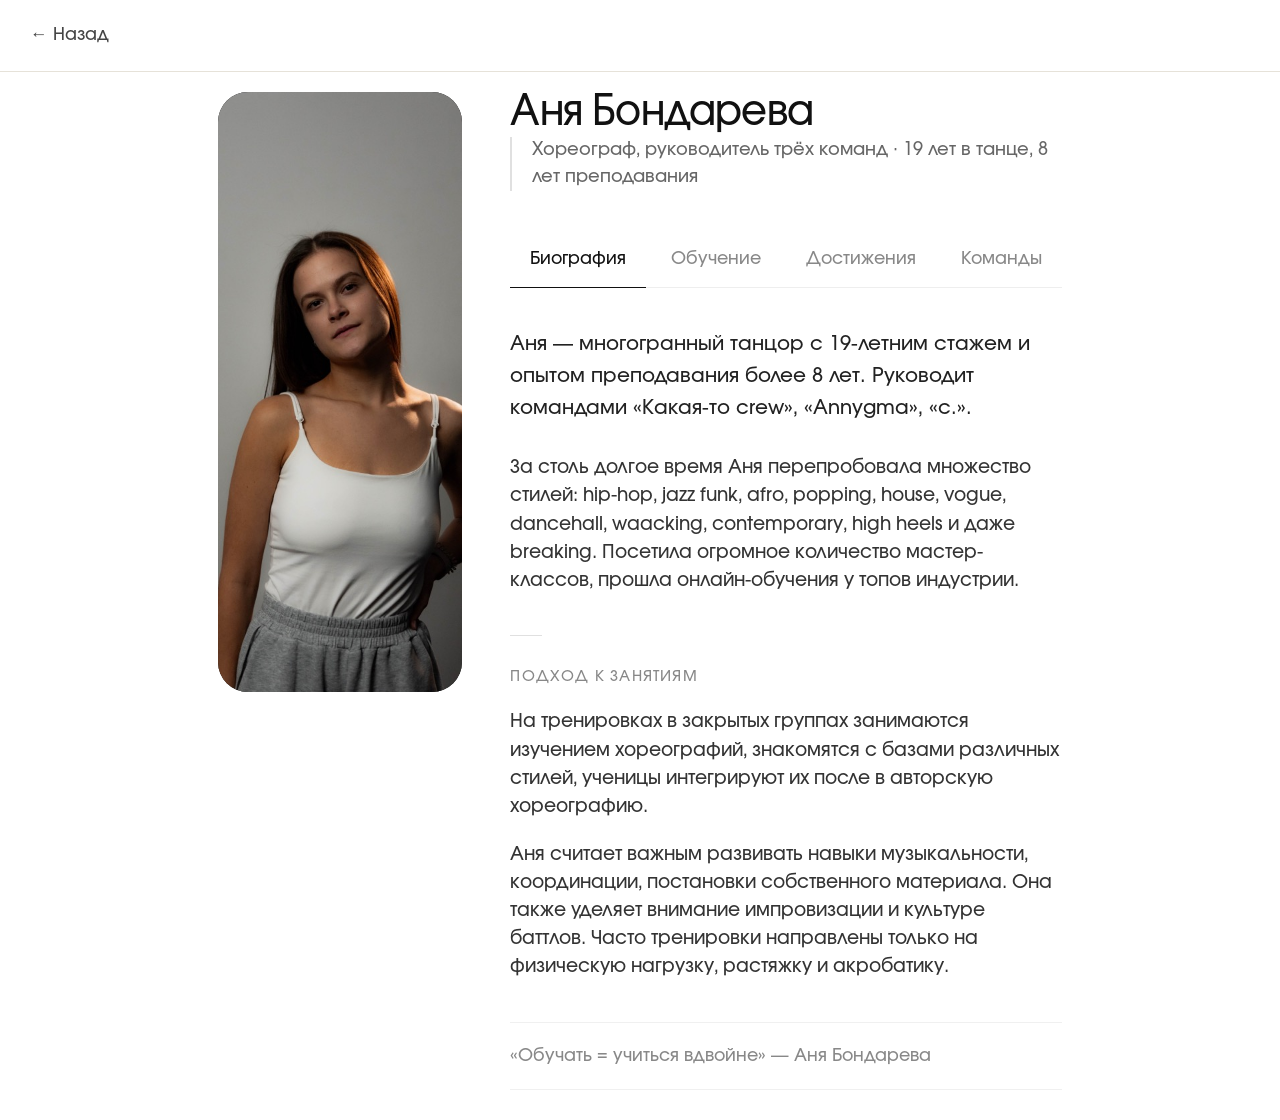
<file: Bondareva_teach.html>
<!DOCTYPE html>
<html lang="ru">

<head>
    <meta charset="UTF-8">
    <meta name="viewport" content="width=device-width, initial-scale=1.0, viewport-fit=cover">
    <title>Аня Бондарева — хореограф</title>
    <link rel="stylesheet" href="reset.css">
    <link rel="stylesheet" href="teachers-css.css">
</head>

<body>
    <div class="grid">
        <div class="back-bar">
            <button class="back-button" href="index.html#teachers">← Назад</button>
        </div>
        <div class="box">
            <div class="photo">
                <img src="style/teachers/Бондарева Аня2.jpg">
            </div>
            <div class="container">
                <h1>Аня Бондарева</h1>
                <div class="subhead">
                    Хореограф, руководитель трёх команд · 19 лет в танце, 8 лет преподавания
                </div>

                <div class="tabs">
                    <button class="tab-btn active" data-tab="about">Биография</button>
                    <button class="tab-btn" data-tab="experience">Обучение</button>
                    <button class="tab-btn" data-tab="achievements">Достижения</button>
                    <button class="tab-btn" data-tab="teams">Команды</button>
                </div>

                <!-- ========== ВКЛАДКА 1: БИОГРАФИЯ ========== -->
                <div id="tab-about" class="tab-content active">
                    <p class="lead">Аня — многогранный танцор с 19-летним стажем и опытом преподавания более 8 лет.
                        Руководит командами «Какая-то crew», «Annygma», «с.».</p>

                    <div class="text-block">
                        <p>За столь долгое время Аня перепробовала множество стилей: hip-hop, jazz funk, afro, popping,
                            house, vogue, dancehall, waacking, contemporary, high heels и даже breaking. Посетила
                            огромное количество мастер-классов, прошла онлайн-обучения у топов индустрии.</p>

                    </div>
                    <div class="separator"></div>
                    <h2>Подход к занятиям</h2>
                    <div class="text-block">
                        <p>На тренировках в закрытых группах занимаются изучением хореографий, знакомятся с базами
                            различных стилей, ученицы интегрируют их после в авторскую хореографию. </p>
                        <p>Аня считает важным
                            развивать навыки музыкальности, координации, постановки собственного материала. Она также
                            уделяет внимание импровизации и культуре баттлов. Часто тренировки направлены только на
                            физическую нагрузку, растяжку и акробатику.</p>
                    </div>

                    <div class="quote">
                        «Обучать = учиться вдвойне» — Аня Бондарева
                    </div>
                </div>

                <!-- ========== ВКЛАДКА 2: ОБУЧЕНИЕ ========== -->
                <div id="tab-experience" class="tab-content">
                    <h2>Лагеря и мероприятия</h2>
                    <ul class="list-clean">
                        <li>frame up dance festival workshops</li>
                        <li>frame up convention</li>
                        <li>frame up sexy edition</li>
                    </ul>

                    <h2 style="margin-top: 2rem;">Онлайн-курсы</h2>
                    <ul class="list-clean">
                        <li>«23 см» — Ирина Подшивалова</li>
                        <li>«Почерк» — Аня Устинова-Сидорова</li>
                        <li>«Моя система координат» — Кирилл Цыганов</li>
                        <li>Разборы хореографии: Смирнова, Попова, Юрасова, Подшивалова</li>
                    </ul>

                    <h2 style="margin-top: 2rem;">Мастер-классы</h2>
                    <div class="badge-grid">
                        Олег Клевакин, Софья Мартьянова, Ирина Подшивалова, Дарья Попова, Мария Смирнова, Кирилл
                        Цыганов, Кирилл Захаров, Алексей Арапов, Алина Барилова, Саша Царёв, Мария Барышникова, Настя
                        Юрасова, Крис Белова, Лиза Сергеева, Баина Басанова, Андрей Николаев, Саша Буйный, Антон
                        Лушичев, Ксения Горячева, Соня Мисник, Юлия Мурашко, Дарья Кравчук, Анна Тарасенко, Денис Матэ,
                        Дамьен, Animal Whiphead, Злата Масло, Dre10, Борис Шерайзин, Аня Устинова-Сидорова (luka),
                        Августа Волченкова, Настя Багдасарова, Настя Вядро, Инна Аполонская, Алексей Мечетный, Алексей
                        Симба, Марк Куклин, Катя Реймерс, Вахтанг Хурцилава, Ramon, Иван Маслов
                    </div>
                </div>

                <!-- ========== ВКЛАДКА 3: ДОСТИЖЕНИЯ ========== -->
                <div id="tab-achievements" class="tab-content">
                    <div class="achievement-item">1 место — VNУTRИ CHAMP (solo ladies)</div>
                </div>

                <!-- ========== ВКЛАДКА 4: КОМАНДЫ ========== -->
                <div id="tab-teams" class="tab-content">
                    <!-- Текст о командах отдельно -->
                    <div class="team-group">
                        <p style="font-size: 0.875rem; color: #444444; margin-bottom: 1.5rem;">
                            Свои команды Аня вывозит на крупные чемпионаты города и страны уже более 3-х лет. Посещать
                            такие мероприятия, набираться опыта и развивать свою насмотренность — необходимо для
                            достижения высоких результатов и развития танцора, как личности, по мнению Ани.
                        </p>
                    </div>

                    <!-- Достижения команд отдельно -->
                    <h2>Достижения команд</h2>

                    <div class="team-group">
                        <div class="team-name">Какая-то crew</div>
                        <ul class="list-clean">
                            <li>UPGRADE COMPETITION — 3 место (Best Team Adults Beg, 2023)</li>
                            <li>DANCE WAVE — 3 место (Best Dance Show Street)</li>
                            <li>UPGRADE COMPETITION — 3 место (Best Team Adults Pro)</li>
                            <li>DANCE WAVE — 1 место (Best Dance Show Choreo)</li>
                            <li>GS CHAMP — 2 место (No shoes Adults Crew)</li>
                            <li>база чемп — 2 место (Show Advanced)</li>
                            <li>VNУTRИ CHAMP — 1 место (Show Adults Pro)</li>
                            <li>DANCE WAVE — 1 место (Танцевальное шоу 16+)</li>
                        </ul>
                    </div>

                    <div class="team-group">
                        <div class="team-name">A(FFE)CTION</div>
                        <ul class="list-clean">
                            <li>UPGRADE COMPETITION — 1 место (Mini Crew Adults)</li>
                            <li>SUGAR DANCE CHAMP — 2 место (Mini Crew Adults)</li>
                            <li>DANCE WAVE — 3 место (Mini Crew Adults)</li>
                            <li>база чемп — 1 место (Mini Crew Adults)</li>
                        </ul>
                    </div>

                    <div class="team-group">
                        <div class="team-name">c.</div>
                        <ul class="list-clean">
                            <li>DANCE WAVE — 1 место (Ladies Show)</li>
                        </ul>
                    </div>

                    <div class="team-group">
                        <div class="team-name">Annygma</div>
                        <ul class="list-clean">
                            <li>SUGAR DANCE CHAMP — 1 место (High heels Group)</li>
                            <li>UPGRADE COMPETITION — 1 место (Best Show Ladies Pro)</li>
                            <li>Грязь. Чемп — 3 место (лучшая начинающая фрейм ап команда)</li>
                            <li>DANCE WAVE — 1 место (Ladies Styles Show)</li>
                            <li>база чемп — 3 место (Show Ladies)</li>
                            <li>For You Fest — 1 место (Ladies Show Pro)</li>
                            <li>база чемп — 1 место (Show Ladies)</li>
                            <li>DANCE WAVE — 2 место (Ladies Show)</li>
                            <li>VNУTRИ CHAMP — 1 место (Ladies Show Pro)</li>
                        </ul>
                    </div>
                </div>
            </div>
        </div>
    </div>

    <script src="teachers-js.js"></script>

</body>

</html>
</file>
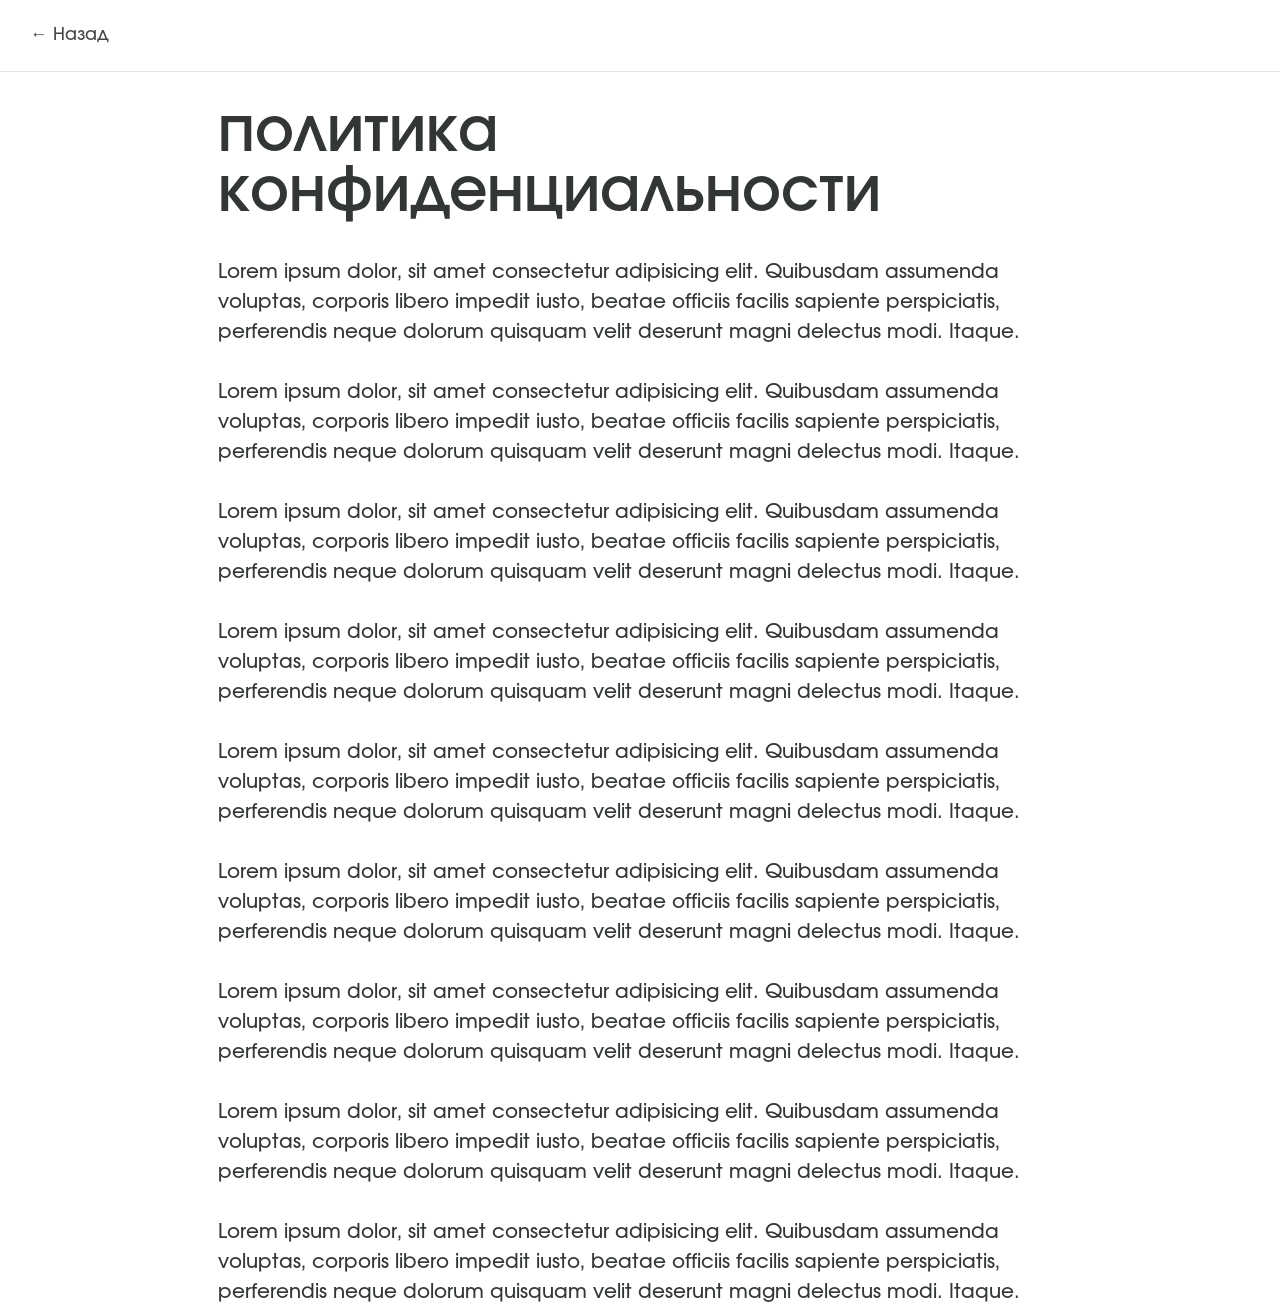
<file: privacy.html>
<!DOCTYPE html>
<html lang="en">

<head>
    <meta charset="UTF-8">
    <meta name="viewport" content="width=device-width, initial-scale=1.0">
    <title>Document</title>
    <link rel="stylesheet" href="reset.css">

    <style>
        :root {


            --white: #fff;
            --lightGray: #fafafa;

            --mainGrey: #e6e2d9;
            --mainOrange: #ffc965;
            --mainGreen: #b7c69f;
            --mainBlack: #323637;

            /* --mainBg: #FCF8F0; */
            --mainBgWhite: rgba(255, 255, 255, 0.7);
            --mainBg: #fff9ee;
            /* --mainBg: #faf2e2; */
        }

        @font-face {
            font-family: 'Involve-SemiBold';
            src: url('style/font/Involve-SemiBold.otf');
            font-style: normal;
            font-display: swap;
        }

        @font-face {
            font-family: 'Involve-Medium';
            src: url('style/font/Involve-Medium.otf');
            /* font-weight: 400; */
            font-style: normal;
            font-display: swap;
        }

        html {
            font-size: 20px;
        }


        body {
            font-family: 'Involve-Medium', sans-serif;
            animation: fadeIn 0.5s ease-in;
        }

        /* Анимации страницы */
        @keyframes fadeIn {
            0% {
                transform: translateY(5px);
                opacity: 0;
            }

            100% {
                transform: translateY(0px);
                opacity: 1;
            }
        }

        .page-transition-out {
            animation: fadeOut 0.5s ease-out forwards;
        }

        @keyframes fadeOut {
            0% {
                opacity: 1;
            }

            100% {
                opacity: 0;
            }
        }

        .grid {
            position: absolute;
            background-color: var(--mainBgWhite);

            left: 50%;
            transform: translateX(-50%);
            width: 100vw;
            max-width: 1920px;
        }

        .box {
            /* display: flex; */
            /* gap: 48px; */
            /* max-width: 1920px; */
            padding-left: 17vw;
            padding-right: 17vw;
        }

        .box .name {
            font-family: 'Involve-SemiBold', sans-serif;

            display: flex;
            color: var(--mainBlack);
            line-height: 1;
            margin-bottom: 35px;
            line-height: 1;
            flex: 1;
            font-size: 60px;
        }


        .box .text{
            color: var(--mainBlack);
            font-size: 20px;
            /* line-height: 1.3; */
        }

        .back-bar {
            position: sticky;
            display: flex;
            align-items: center;
            top: 0;
            background-color: rgba(255, 255, 255, 0.85);
            backdrop-filter: blur(20px);
            border-bottom: solid 1px var(--mainGrey);
            padding: 0.75rem 1.5rem;
            z-index: 100;
            /* height: 100px; */
            height: 72px;
            margin-bottom: 30px;
        }

        .back-button {
            display: inline-flex;
            align-items: center;
            gap: 0.5rem;
            background: none;
            border: none;
            font-size: 0.875rem;
            /* font-size: 19px; */
            color: #444444;
            cursor: pointer;
            padding: 0.5rem 0;
            transition: color 0.2s;
            font-weight: 450;
        }

        .back-button:hover {
            color: #000000;
        }
    </style>
</head>

<body>
    <div class="grid">
        <div class="back-bar">
            <button class="back-button" href="index.html#contacts">← Назад</button>
        </div>
        <div class="box">
            <div class="name">политика конфиденциальности</div>
            <div class="text">
                Lorem ipsum dolor, sit amet consectetur adipisicing elit. Quibusdam assumenda voluptas, corporis libero
                impedit iusto, beatae officiis facilis sapiente perspiciatis, perferendis neque dolorum quisquam velit
                deserunt magni delectus modi. Itaque.
                <br>
                <br>
                Lorem ipsum dolor, sit amet consectetur adipisicing elit. Quibusdam assumenda voluptas, corporis libero
                impedit iusto, beatae officiis facilis sapiente perspiciatis, perferendis neque dolorum quisquam velit
                deserunt magni delectus modi. Itaque.
                <br>
                <br>

                Lorem ipsum dolor, sit amet consectetur adipisicing elit. Quibusdam assumenda voluptas, corporis libero
                impedit iusto, beatae officiis facilis sapiente perspiciatis, perferendis neque dolorum quisquam velit
                deserunt magni delectus modi. Itaque.
                <br>
                <br>

                Lorem ipsum dolor, sit amet consectetur adipisicing elit. Quibusdam assumenda voluptas, corporis libero
                impedit iusto, beatae officiis facilis sapiente perspiciatis, perferendis neque dolorum quisquam velit
                deserunt magni delectus modi. Itaque.
                <br>
                <br>

                Lorem ipsum dolor, sit amet consectetur adipisicing elit. Quibusdam assumenda voluptas, corporis libero
                impedit iusto, beatae officiis facilis sapiente perspiciatis, perferendis neque dolorum quisquam velit
                deserunt magni delectus modi. Itaque.

                 <br>
                <br>
                Lorem ipsum dolor, sit amet consectetur adipisicing elit. Quibusdam assumenda voluptas, corporis libero
                impedit iusto, beatae officiis facilis sapiente perspiciatis, perferendis neque dolorum quisquam velit
                deserunt magni delectus modi. Itaque.
                <br>
                <br>

                Lorem ipsum dolor, sit amet consectetur adipisicing elit. Quibusdam assumenda voluptas, corporis libero
                impedit iusto, beatae officiis facilis sapiente perspiciatis, perferendis neque dolorum quisquam velit
                deserunt magni delectus modi. Itaque.
                <br>
                <br>

                Lorem ipsum dolor, sit amet consectetur adipisicing elit. Quibusdam assumenda voluptas, corporis libero
                impedit iusto, beatae officiis facilis sapiente perspiciatis, perferendis neque dolorum quisquam velit
                deserunt magni delectus modi. Itaque.
                <br>
                <br>

                Lorem ipsum dolor, sit amet consectetur adipisicing elit. Quibusdam assumenda voluptas, corporis libero
                impedit iusto, beatae officiis facilis sapiente perspiciatis, perferendis neque dolorum quisquam velit
                deserunt magni delectus modi. Itaque.
            </div>

        </div>
    </div>
</body>
<script>
    const backLink = document.querySelector('.back-button');
    if (backLink) {
        backLink.addEventListener('click', function (e) {
            e.preventDefault();
            const targetUrl = this.getAttribute('href');
            document.body.classList.add('page-transition-out');
            setTimeout(() => {
                window.location.href = targetUrl;
                setTimeout(() => {
                    document.body.classList.remove('page-transition-out');
                }, 500);
            }, 500);
        });
    }
</script>

</html>
</file>
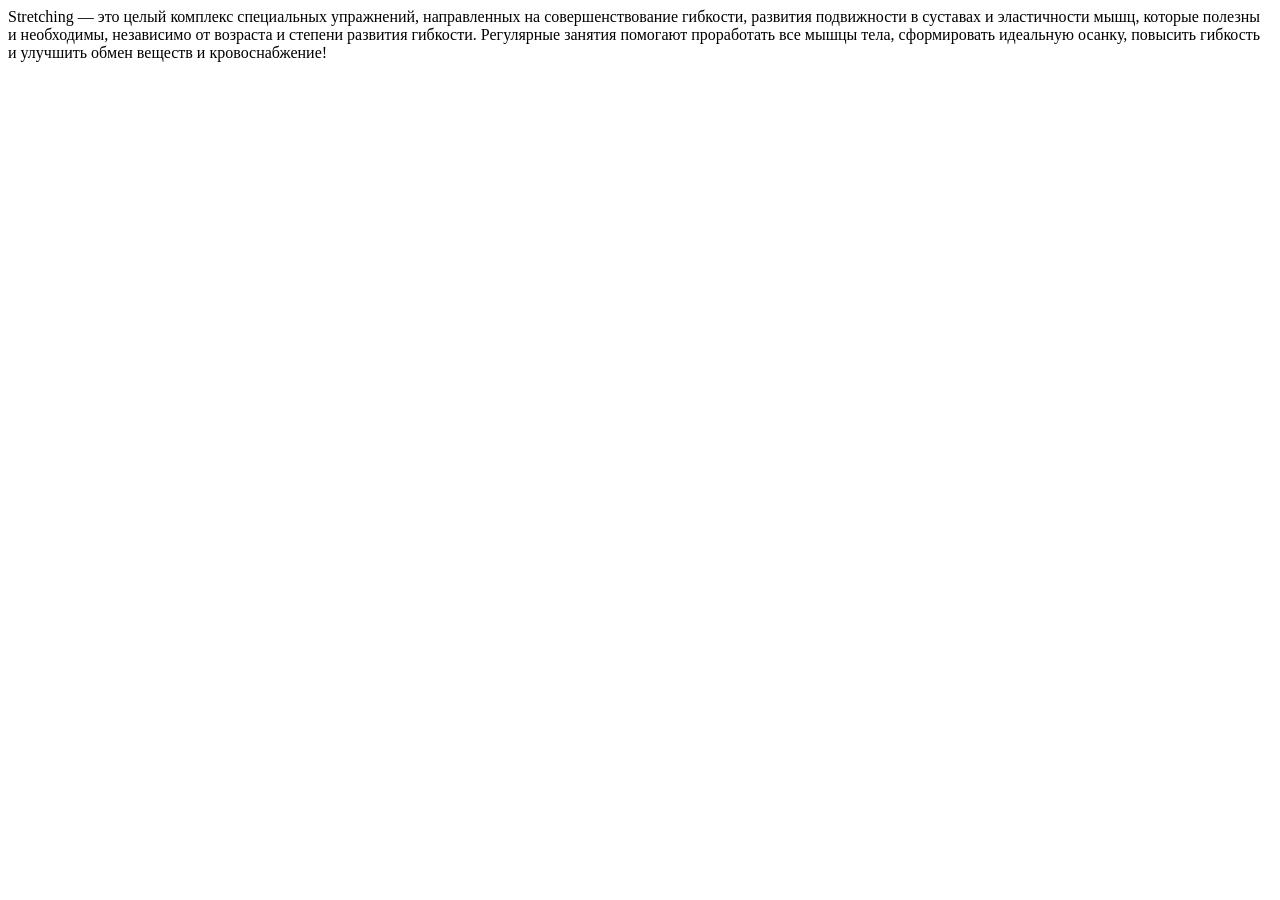
<file: stretching_dir.html>
<!DOCTYPE html>
<html lang="en">

<head>
    <meta charset="UTF-8">
    <meta name="viewport" content="width=device-width, initial-scale=1.0">
    <title>Document</title>
</head>

<body>
    <div class="text">
        Stretching — это целый комплекс специальных упражнений, направленных на совершенствование гибкости, развития
        подвижности в суставах и эластичности мышц, которые полезны и необходимы, независимо от возраста и степени
        развития гибкости. Регулярные занятия помогают проработать все мышцы тела, сформировать идеальную осанку,
        повысить гибкость и улучшить обмен веществ и кровоснабжение!
    </div>

</body>

</html>
</file>
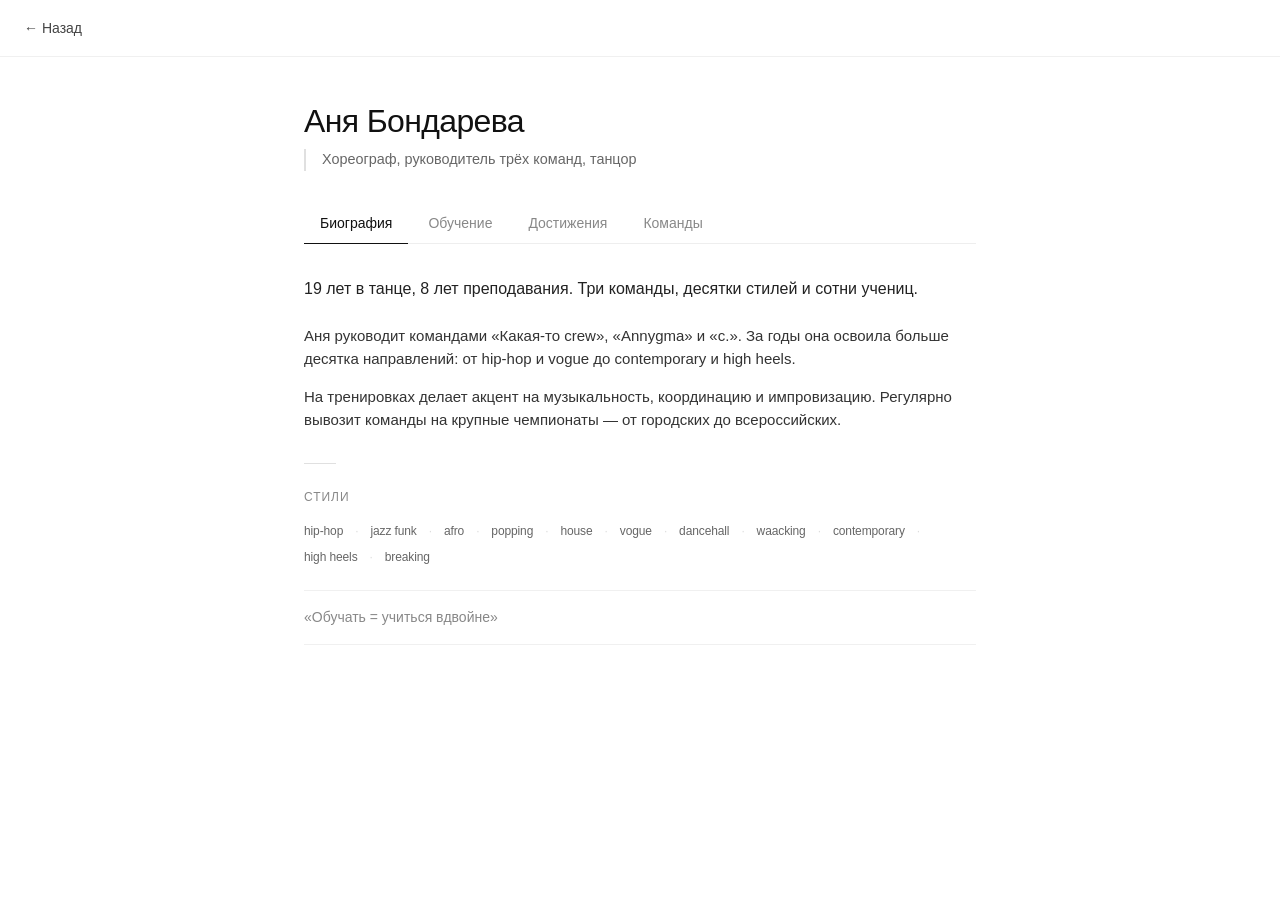
<file: teacher-2.html>
<!DOCTYPE html>
<html lang="ru">
<head>
    <meta charset="UTF-8">
    <meta name="viewport" content="width=device-width, initial-scale=1.0, viewport-fit=cover">
    <title>Аня Бондарева — хореограф</title>
    <style>
        /* ========== RESET & BASE ========== */
        * {
            margin: 0;
            padding: 0;
            box-sizing: border-box;
        }

        body {
            font-family: -apple-system, BlinkMacSystemFont, 'Segoe UI', 'Inter', 'Helvetica Neue', sans-serif;
            background-color: #ffffff;
            color: #111111;
            line-height: 1.5;
            -webkit-font-smoothing: antialiased;
        }

        /* ========== TYPOGRAPHY ========== */
        h1 {
            font-size: 2rem;
            font-weight: 500;
            letter-spacing: -0.02em;
            margin-bottom: 0.25rem;
        }

        h2 {
            font-size: 0.75rem;
            font-weight: 500;
            text-transform: uppercase;
            letter-spacing: 0.08em;
            color: #888888;
            margin-bottom: 1rem;
        }

        h3 {
            font-size: 1rem;
            font-weight: 500;
            margin-bottom: 0.75rem;
        }

        .subhead {
            font-size: 0.9rem;
            color: #666666;
            margin-bottom: 2rem;
            border-left: 2px solid #e0e0e0;
            padding-left: 1rem;
        }

        /* ========== LAYOUT ========== */
        .back-bar {
            position: sticky;
            top: 0;
            background: rgba(255, 255, 255, 0.92);
            backdrop-filter: blur(12px);
            border-bottom: 1px solid #f0f0f0;
            padding: 0.75rem 1.5rem;
            z-index: 100;
        }

        .back-button {
            display: inline-flex;
            align-items: center;
            gap: 0.5rem;
            background: none;
            border: none;
            font-size: 0.875rem;
            color: #444444;
            cursor: pointer;
            padding: 0.5rem 0;
            transition: color 0.2s;
            font-weight: 450;
        }

        .back-button:hover {
            color: #000000;
        }

        .container {
            max-width: 720px;
            margin: 0 auto;
            padding: 2.5rem 1.5rem 4rem;
        }

        /* ========== TABS (минималистичные) ========== */
        .tabs {
            display: flex;
            gap: 0.25rem;
            margin: 2rem 0 2rem;
            border-bottom: 1px solid #eeeeee;
            padding-bottom: 0;
        }

        .tab-btn {
            background: none;
            border: none;
            padding: 0.75rem 1rem;
            font-size: 0.875rem;
            font-weight: 450;
            color: #888888;
            cursor: pointer;
            transition: all 0.2s;
            position: relative;
        }

        .tab-btn.active {
            color: #111111;
        }

        .tab-btn.active::after {
            content: '';
            position: absolute;
            bottom: -1px;
            left: 0;
            right: 0;
            height: 1px;
            background: #111111;
        }

        .tab-btn:hover:not(.active) {
            color: #444444;
        }

        /* ========== TAB CONTENT ========== */
        .tab-content {
            display: none;
            animation: fadeIn 0.25s ease;
        }

        .tab-content.active {
            display: block;
        }

        @keyframes fadeIn {
            from { opacity: 0; transform: translateY(4px); }
            to { opacity: 1; transform: translateY(0); }
        }

        /* ========== TYPOGRAPHY & TEXT ========== */
        .lead {
            font-size: 1rem;
            line-height: 1.6;
            color: #222222;
            margin-bottom: 1.5rem;
        }

        .text-block {
            margin-bottom: 2rem;
        }

        .text-block p {
            font-size: 0.9375rem;
            color: #333333;
            margin-bottom: 1rem;
        }

        /* Стили для списков */
        .list-clean {
            list-style: none;
            padding: 0;
        }

        .list-clean li {
            font-size: 0.875rem;
            color: #444444;
            padding: 0.5rem 0;
            border-bottom: 1px solid #f5f5f5;
            position: relative;
            padding-left: 1rem;
        }

        .list-clean li::before {
            content: '—';
            position: absolute;
            left: 0;
            color: #cccccc;
        }

        /* Бейджи (чистые, без фона) */
        .badge-grid {
            display: flex;
            flex-wrap: wrap;
            gap: 0.5rem 0.75rem;
            margin: 1rem 0 1.5rem;
        }

        .badge {
            font-size: 0.75rem;
            color: #666666;
            letter-spacing: -0.01em;
        }

        .badge:not(:last-child)::after {
            content: '·';
            margin-left: 0.75rem;
            color: #dddddd;
        }

        /* Цитата */
        .quote {
            font-size: 0.875rem;
            font-style: normal;
            color: #888888;
            padding: 1rem 0;
            margin: 1.5rem 0;
            border-top: 1px solid #f0f0f0;
            border-bottom: 1px solid #f0f0f0;
        }

        /* Достижения (минималистично) */
        .achievement-item {
            font-size: 0.875rem;
            color: #333333;
            padding: 0.5rem 0;
            border-bottom: 1px solid #f5f5f5;
        }

        .team-group {
            margin-bottom: 2rem;
        }

        .team-name {
            font-size: 0.9rem;
            font-weight: 500;
            margin: 1.25rem 0 0.75rem;
            color: #111111;
        }

        .team-name:first-of-type {
            margin-top: 0;
        }

        /* Разделитель */
        .separator {
            width: 32px;
            height: 1px;
            background: #e0e0e0;
            margin: 1.5rem 0;
        }

        /* ========== MOBILE ========== */
        @media (max-width: 600px) {
            .container {
                padding: 1.5rem 1.25rem 3rem;
            }

            h1 {
                font-size: 1.5rem;
            }

            .back-bar {
                padding: 0.5rem 1rem;
            }

            .tabs {
                margin: 1.5rem 0 1rem;
            }

            .tab-btn {
                padding: 0.6rem 0.75rem;
                font-size: 0.8125rem;
            }

            .badge {
                font-size: 0.7rem;
            }
        }

        /* ========== UTILS ========== */
        .muted {
            color: #888888;
            font-size: 0.8125rem;
        }
    </style>
</head>
<body>

<!-- НАВИГАЦИЯ НАЗАД -->
<div class="back-bar">
    <button class="back-button" onclick="goBack()">
        ← Назад
    </button>
</div>

<div class="container">
    <!-- ЗАГОЛОВОК -->
    <h1>Аня Бондарева</h1>
    <div class="subhead">Хореограф, руководитель трёх команд, танцор</div>

    <!-- ТАБЫ (минимал) -->
    <div class="tabs">
        <button class="tab-btn active" data-tab="about">Биография</button>
        <button class="tab-btn" data-tab="experience">Обучение</button>
        <button class="tab-btn" data-tab="achievements">Достижения</button>
        <button class="tab-btn" data-tab="teams">Команды</button>
    </div>

    <!-- ========== ВКЛАДКА 1: БИОГРАФИЯ ========== -->
    <div id="tab-about" class="tab-content active">
        <p class="lead">19 лет в танце, 8 лет преподавания. Три команды, десятки стилей и сотни учениц.</p>

        <div class="text-block">
            <p>Аня руководит командами «Какая-то crew», «Annygma» и «c.». За годы она освоила больше десятка направлений: от hip-hop и vogue до contemporary и high heels.</p>
            <p>На тренировках делает акцент на музыкальность, координацию и импровизацию. Регулярно вывозит команды на крупные чемпионаты — от городских до всероссийских.</p>
        </div>

        <div class="separator"></div>

        <h2>Стили</h2>
        <div class="badge-grid">
            <span class="badge">hip-hop</span>
            <span class="badge">jazz funk</span>
            <span class="badge">afro</span>
            <span class="badge">popping</span>
            <span class="badge">house</span>
            <span class="badge">vogue</span>
            <span class="badge">dancehall</span>
            <span class="badge">waacking</span>
            <span class="badge">contemporary</span>
            <span class="badge">high heels</span>
            <span class="badge">breaking</span>
        </div>

        <div class="quote">
            «Обучать = учиться вдвойне»
        </div>
    </div>

    <!-- ========== ВКЛАДКА 2: ОБУЧЕНИЕ ========== -->
    <div id="tab-experience" class="tab-content">
        <h2>Лагеря и интенсивы</h2>
        <ul class="list-clean">
            <li>frame up dance festival workshops</li>
            <li>frame up convention</li>
            <li>frame up sexy edition</li>
        </ul>

        <h2 style="margin-top: 2rem;">Онлайн-курсы</h2>
        <ul class="list-clean">
            <li>«23 см» — Ирина Подшивалова</li>
            <li>«Почерк» — Аня Устинова-Сидорова</li>
            <li>«Моя система координат» — Кирилл Цыганов</li>
            <li>Разборы хореографии: Смирнова, Попова, Юрасова, Подшивалова</li>
        </ul>

        <h2 style="margin-top: 2rem;">Мастер-классы</h2>
        <div class="badge-grid">
            Олег Клевакин, Софья Мартьянова, Ирина Подшивалова, Дарья Попова, Мария Смирнова, Кирилл Цыганов, Кирилл Захаров, Алексей Арапов, Алина Барилова, Саша Царёв, Мария Барышникова, Настя Юрасова, Крис Белова, Лиза Сергеева, Баина Басанова, Андрей Николаев, Саша Буйный, Антон Лушичев, Ксения Горячева, Соня Мисник, Юлия Мурашко, Дарья Кравчук, Анна Тарасенко, Денис Матэ, Дамьен, Animal Whiphead, Злата Масло, Dre10, Борис Шерайзин, Аня Устинова-Сидорова, Августа Волченкова, Настя Багдасарова, Настя Вядро, Инна Аполонская, Алексей Мечетный, Алексей Симба, Марк Куклин, Катя Реймерс, Вахтанг Хурцилава, Ramon, Иван Маслов
        </div>
    </div>

    <!-- ========== ВКЛАДКА 3: ДОСТИЖЕНИЯ ========== -->
    <div id="tab-achievements" class="tab-content">
        <div class="achievement-item">1 место — VNУTRИ CHAMP (solo ladies)</div>
    </div>

    <!-- ========== ВКЛАДКА 4: КОМАНДЫ ========== -->
    <div id="tab-teams" class="tab-content">
        <div class="team-group">
            <div class="team-name">Какая-то crew</div>
            <ul class="list-clean">
                <li>UPGRADE COMPETITION — 3 место (Best Team Adults Beg)</li>
                <li>DANCE WAVE — 3 место (Best Dance Show Street)</li>
                <li>UPGRADE COMPETITION — 3 место (Best Team Adults Pro)</li>
                <li>DANCE WAVE — 1 место (Best Dance Show Choreo)</li>
                <li>GS CHAMP — 2 место (No shoes Adults Crew)</li>
                <li>база чемп — 2 место (Show Advanced)</li>
                <li>VNУTRИ CHAMP — 1 место (Show Adults Pro)</li>
                <li>DANCE WAVE — 1 место (Танцевальное шоу 16+)</li>
            </ul>
        </div>

        <div class="team-group">
            <div class="team-name">A(FFE)CTION</div>
            <ul class="list-clean">
                <li>UPGRADE COMPETITION — 1 место (Mini Crew Adults)</li>
                <li>SUGAR DANCE CHAMP — 2 место (Mini Crew Adults)</li>
                <li>DANCE WAVE — 3 место (Mini Crew Adults)</li>
                <li>база чемп — 1 место (Mini Crew Adults)</li>
            </ul>
        </div>

        <div class="team-group">
            <div class="team-name">c.</div>
            <ul class="list-clean">
                <li>DANCE WAVE — 1 место (Ladies Show)</li>
            </ul>
        </div>

        <div class="team-group">
            <div class="team-name">Annygma</div>
            <ul class="list-clean">
                <li>SUGAR DANCE CHAMP — 1 место (High heels Group)</li>
                <li>UPGRADE COMPETITION — 1 место (Best Show Ladies Pro)</li>
                <li>Грязь. Чемп — 3 место (лучшая начинающая фрейм ап команда)</li>
                <li>DANCE WAVE — 1 место (Ladies Styles Show)</li>
                <li>база чемп — 3 место (Show Ladies)</li>
                <li>For You Fest — 1 место (Ladies Show Pro)</li>
                <li>база чемп — 1 место (Show Ladies)</li>
                <li>DANCE WAVE — 2 место (Ladies Show)</li>
                <li>VNУTRИ CHAMP — 1 место (Ladies Show Pro)</li>
            </ul>
        </div>
    </div>
</div>

<script>
    function goBack() {
        window.location.href = 'index.html#teachers';
    }

    // Табы
    const tabBtns = document.querySelectorAll('.tab-btn');
    const tabContents = document.querySelectorAll('.tab-content');

    tabBtns.forEach(btn => {
        btn.addEventListener('click', () => {
            const tabId = btn.getAttribute('data-tab');
            
            tabBtns.forEach(b => b.classList.remove('active'));
            tabContents.forEach(c => c.classList.remove('active'));
            
            btn.classList.add('active');
            document.getElementById(`tab-${tabId}`).classList.add('active');
            
            localStorage.setItem('teacherActiveTab', tabId);
        });
    });

    const savedTab = localStorage.getItem('teacherActiveTab');
    if (savedTab) {
        const tabToOpen = document.querySelector(`.tab-btn[data-tab="${savedTab}"]`);
        if (tabToOpen) tabToOpen.click();
    }
</script>

</body>
</html>
</file>
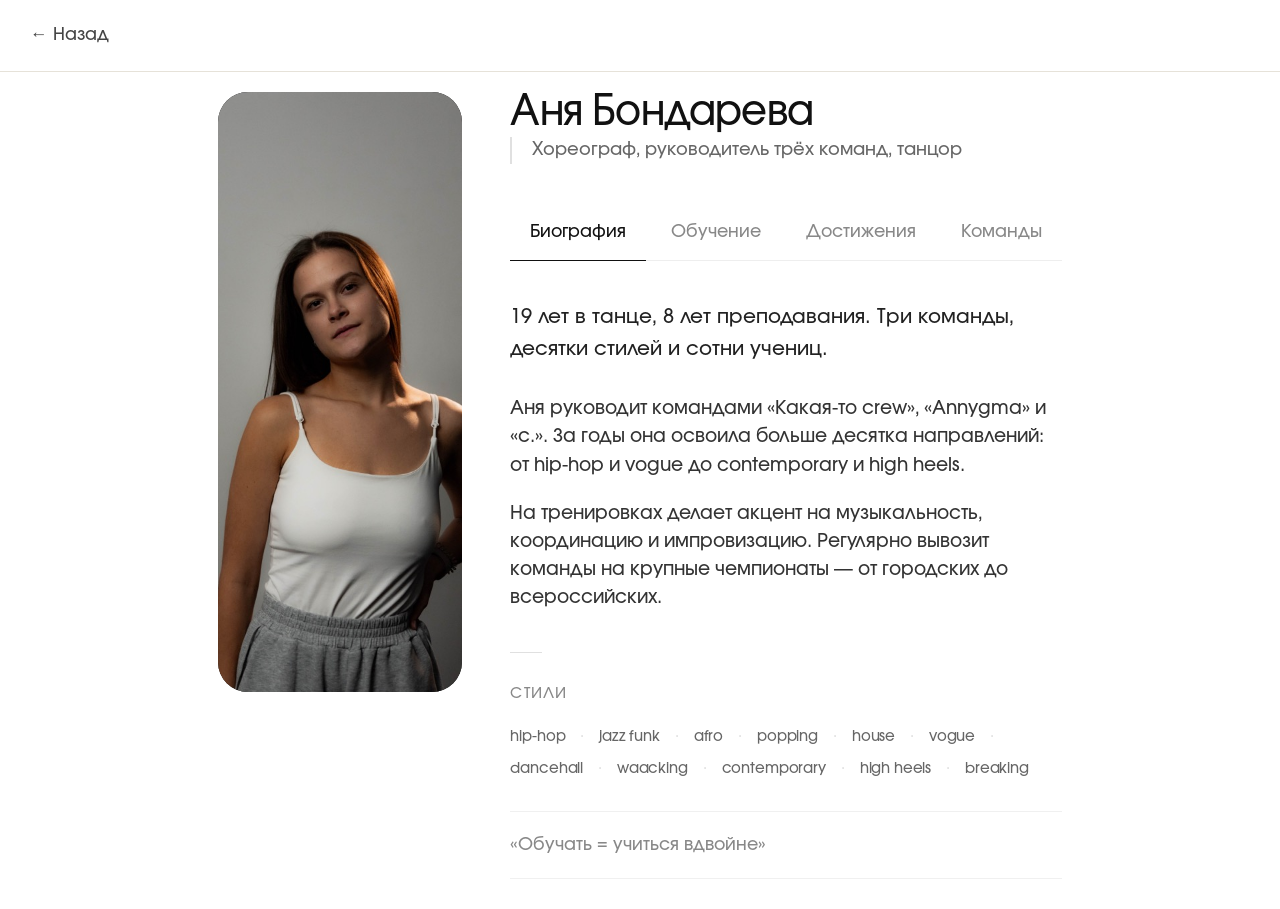
<file: teacher_1.html>
<!DOCTYPE html>
<html lang="ru">

<head>
    <meta charset="UTF-8">
    <meta name="viewport" content="width=device-width, initial-scale=1.0, viewport-fit=cover">
    <title>Аня Бондарева — хореограф</title>
    <link rel="stylesheet" href="reset.css">
    <link rel="stylesheet" href="teachers-css.css">
</head>

<body>



    <div class="grid">
        <div class="back-bar">
            <button class="back-button" href="index.html#teachers">← Назад</button>
        </div>
        <div class="box">
            <div class="photo">
                <img src="style/teachers/Бондарева Аня2.jpg" alt="Аня Бондарева">
            </div>
            <div class="container">
                <h1>Аня Бондарева</h1>
                <div class="subhead">Хореограф, руководитель трёх команд, танцор</div>

                <div class="tabs">
                    <button class="tab-btn active" data-tab="about">Биография</button>
                    <button class="tab-btn" data-tab="experience">Обучение</button>
                    <button class="tab-btn" data-tab="achievements">Достижения</button>
                    <button class="tab-btn" data-tab="teams">Команды</button>
                </div>

                <div id="tab-about" class="tab-content active">
                    <p class="lead">19 лет в танце, 8 лет преподавания. Три команды, десятки стилей и сотни учениц.</p>
                    <div class="text-block">
                        <p>Аня руководит командами «Какая-то crew», «Annygma» и «c.». За годы она освоила больше десятка
                            направлений: от hip-hop и vogue до contemporary и high heels.</p>
                        <p>На тренировках делает акцент на музыкальность, координацию и импровизацию. Регулярно вывозит
                            команды на крупные чемпионаты — от городских до всероссийских.</p>
                    </div>
                    <div class="separator"></div>
                    <h2>Стили</h2>
                    <div class="badge-grid">
                        <span class="badge">hip-hop</span>
                        <span class="badge">jazz funk</span>
                        <span class="badge">afro</span>
                        <span class="badge">popping</span>
                        <span class="badge">house</span>
                        <span class="badge">vogue</span>
                        <span class="badge">dancehall</span>
                        <span class="badge">waacking</span>
                        <span class="badge">contemporary</span>
                        <span class="badge">high heels</span>
                        <span class="badge">breaking</span>
                    </div>
                    <div class="quote">«Обучать = учиться вдвойне»</div>
                </div>

                <div id="tab-experience" class="tab-content">
                    <h2>Лагеря и интенсивы</h2>
                    <ul class="list-clean">
                        <li>frame up dance festival workshops</li>
                        <li>frame up convention</li>
                        <li>frame up sexy edition</li>
                    </ul>
                    <h2 style="margin-top: 2rem;">Онлайн-курсы</h2>
                    <ul class="list-clean">
                        <li>«23 см» — Ирина Подшивалова</li>
                        <li>«Почерк» — Аня Устинова-Сидорова</li>
                        <li>«Моя система координат» — Кирилл Цыганов</li>
                        <li>Разборы хореографии: Смирнова, Попова, Юрасова, Подшивалова</li>
                    </ul>
                    <h2 style="margin-top: 2rem;">Мастер-классы</h2>
                    <div class="badge-grid">
                        Олег Клевакин, Софья Мартьянова, Ирина Подшивалова, Дарья Попова, Мария Смирнова, Кирилл
                        Цыганов,
                        Кирилл Захаров, Алексей Арапов, Алина Барилова, Саша Царёв, Мария Барышникова, Настя Юрасова,
                        Крис
                        Белова, Лиза Сергеева, Баина Басанова, Андрей Николаев, Саша Буйный, Антон Лушичев, Ксения
                        Горячева,
                        Соня Мисник, Юлия Мурашко, Дарья Кравчук, Анна Тарасенко, Денис Матэ, Дамьен, Animal Whiphead,
                        Злата
                        Масло, Dre10, Борис Шерайзин, Аня Устинова-Сидорова, Августа Волченкова, Настя Багдасарова,
                        Настя
                        Вядро, Инна Аполонская, Алексей Мечетный, Алексей Симба, Марк Куклин, Катя Реймерс, Вахтанг
                        Хурцилава, Ramon, Иван Маслов
                    </div>
                </div>

                <div id="tab-achievements" class="tab-content">
                    <div class="achievement-item">1 место — VNУTRИ CHAMP (solo ladies)</div>
                </div>

                <div id="tab-teams" class="tab-content">
                    <div class="team-group">
                        <div class="team-name">Какая-то crew</div>
                        <ul class="list-clean">
                            <li>UPGRADE COMPETITION — 3 место (Best Team Adults Beg)</li>
                            <li>DANCE WAVE — 3 место (Best Dance Show Street)</li>
                            <li>UPGRADE COMPETITION — 3 место (Best Team Adults Pro)</li>
                            <li>DANCE WAVE — 1 место (Best Dance Show Choreo)</li>
                            <li>GS CHAMP — 2 место (No shoes Adults Crew)</li>
                            <li>база чемп — 2 место (Show Advanced)</li>
                            <li>VNУTRИ CHAMP — 1 место (Show Adults Pro)</li>
                            <li>DANCE WAVE — 1 место (Танцевальное шоу 16+)</li>
                        </ul>
                    </div>
                    <div class="team-group">
                        <div class="team-name">A(FFE)CTION</div>
                        <ul class="list-clean">
                            <li>UPGRADE COMPETITION — 1 место (Mini Crew Adults)</li>
                            <li>SUGAR DANCE CHAMP — 2 место (Mini Crew Adults)</li>
                            <li>DANCE WAVE — 3 место (Mini Crew Adults)</li>
                            <li>база чемп — 1 место (Mini Crew Adults)</li>
                        </ul>
                    </div>
                    <div class="team-group">
                        <div class="team-name">c.</div>
                        <ul class="list-clean">
                            <li>DANCE WAVE — 1 место (Ladies Show)</li>
                        </ul>
                    </div>
                    <div class="team-group">
                        <div class="team-name">Annygma</div>
                        <ul class="list-clean">
                            <li>SUGAR DANCE CHAMP — 1 место (High heels Group)</li>
                            <li>UPGRADE COMPETITION — 1 место (Best Show Ladies Pro)</li>
                            <li>Грязь. Чемп — 3 место (лучшая начинающая фрейм ап команда)</li>
                            <li>DANCE WAVE — 1 место (Ladies Styles Show)</li>
                            <li>база чемп — 3 место (Show Ladies)</li>
                            <li>For You Fest — 1 место (Ladies Show Pro)</li>
                            <li>база чемп — 1 место (Show Ladies)</li>
                            <li>DANCE WAVE — 2 место (Ladies Show)</li>
                            <li>VNУTRИ CHAMP — 1 место (Ladies Show Pro)</li>
                        </ul>
                    </div>
                </div>
            </div>
        </div>
    </div>

    <script src="teachers-js.js"></script>
</body>

</html>
</file>
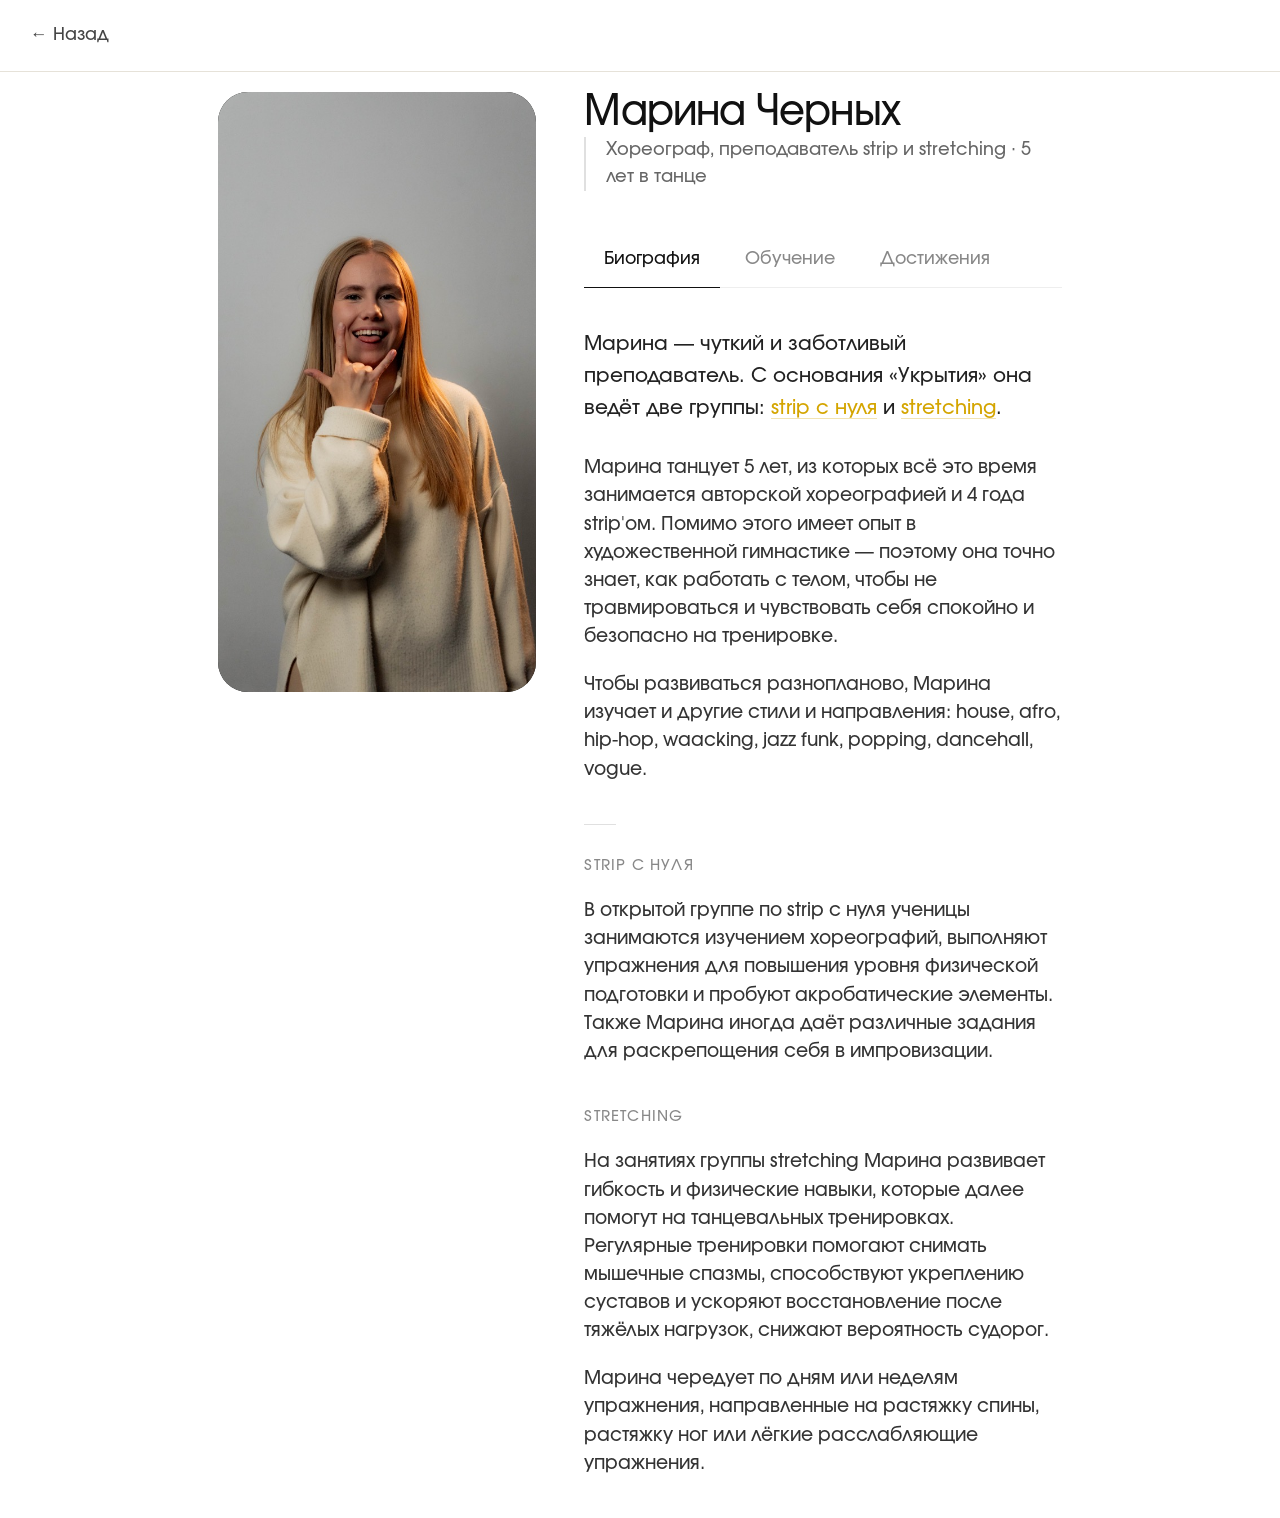
<file: teacher_4.html>
<!DOCTYPE html>
<html lang="ru">

<head>
    <meta charset="UTF-8">
    <meta name="viewport" content="width=device-width, initial-scale=1.0, viewport-fit=cover">
    <title>Марина Черных — хореограф, strip, stretching</title>
    <link rel="stylesheet" href="reset.css">
    <link rel="stylesheet" href="teachers-css.css">
</head>

<body>


    <div class="grid">

    <div class="back-bar">
        <button class="back-button" href="index.html#teachers">← Назад</button>
    </div>

    <div class="box">
        <div class="photo">
            <img src="style/teachers/Черных Марина3.jpg" alt="Марина Черных">
        </div>
        <div class="container">
            <h1>Марина Черных</h1>
            <div class="subhead">Хореограф, преподаватель strip и stretching · 5 лет в танце</div>

            <div class="tabs">
                <button class="tab-btn active" data-tab="about">Биография</button>
                <button class="tab-btn" data-tab="experience">Обучение</button>
                <button class="tab-btn" data-tab="achievements">Достижения</button>
            </div>

            <div id="tab-about" class="tab-content active">
                <p class="lead">Марина — чуткий и заботливый преподаватель. С основания «Укрытия» она ведёт две группы:
                    <a href="#" class="direction-link">strip с нуля</a> и <a href="#"
                        class="direction-link">stretching</a>.
                </p>
                <div class="text-block">
                    <p>Марина танцует 5 лет, из которых всё это время занимается авторской хореографией и 4 года
                        strip'ом. Помимо этого имеет опыт в художественной гимнастике — поэтому она точно знает, как
                        работать с телом, чтобы не травмироваться и чувствовать себя спокойно и безопасно на тренировке.
                    </p>
                    <p>Чтобы развиваться разнопланово, Марина изучает и другие стили и направления: house, afro,
                        hip-hop, waacking, jazz funk, popping, dancehall, vogue.</p>
                </div>
                <div class="separator"></div>
                <h2>Strip с нуля</h2>
                <div class="text-block">
                    <p>В открытой группе по strip с нуля ученицы занимаются изучением хореографий, выполняют упражнения
                        для повышения уровня физической подготовки и пробуют акробатические элементы. Также Марина
                        иногда даёт различные задания для раскрепощения себя в импровизации.</p>
                </div>
                <h2>Stretching</h2>
                <div class="text-block">
                    <p>На занятиях группы stretching Марина развивает гибкость и физические навыки, которые далее
                        помогут на танцевальных тренировках. Регулярные тренировки помогают снимать мышечные спазмы,
                        способствуют укреплению суставов и ускоряют восстановление после тяжёлых нагрузок, снижают
                        вероятность судорог.</p>
                    <p>Марина чередует по дням или неделям упражнения, направленные на растяжку спины, растяжку ног или
                        лёгкие расслабляющие упражнения.</p>
                </div>
            </div>

            <div id="tab-experience" class="tab-content">
                <h2>Онлайн-обучения</h2>
                <ul class="list-clean">
                    <li>«Система координат» — Кирилл Цыганов</li>
                </ul>
                <h2 style="margin-top: 2rem;">Мастер-классы</h2>
                <div class="badge-grid">Олег Клевакин, Даша Попова</div>
            </div>

            <div id="tab-achievements" class="tab-content">
                <div class="text-block">
                    <p style="font-size: 0.875rem; color: #444444;">Марина занимала призовые места в составе команд:</p>
                    <div class="achievement-commands">
                        <span class="command-badge">Какая-то crew</span>
                        <span class="command-badge">A(FFE)CTION</span>
                        <span class="command-badge">Annygma</span>
                        <span class="command-badge">с.</span>
                    </div>
                    <p style="font-size: 0.8125rem; color: #888888; margin-top: 1rem;">под руководством Ани Бондаревой
                    </p>
                </div>
            </div>
        </div>
    </div>
    </div>

    <script src="teachers-js.js"></script>

</body>

</html>
</file>
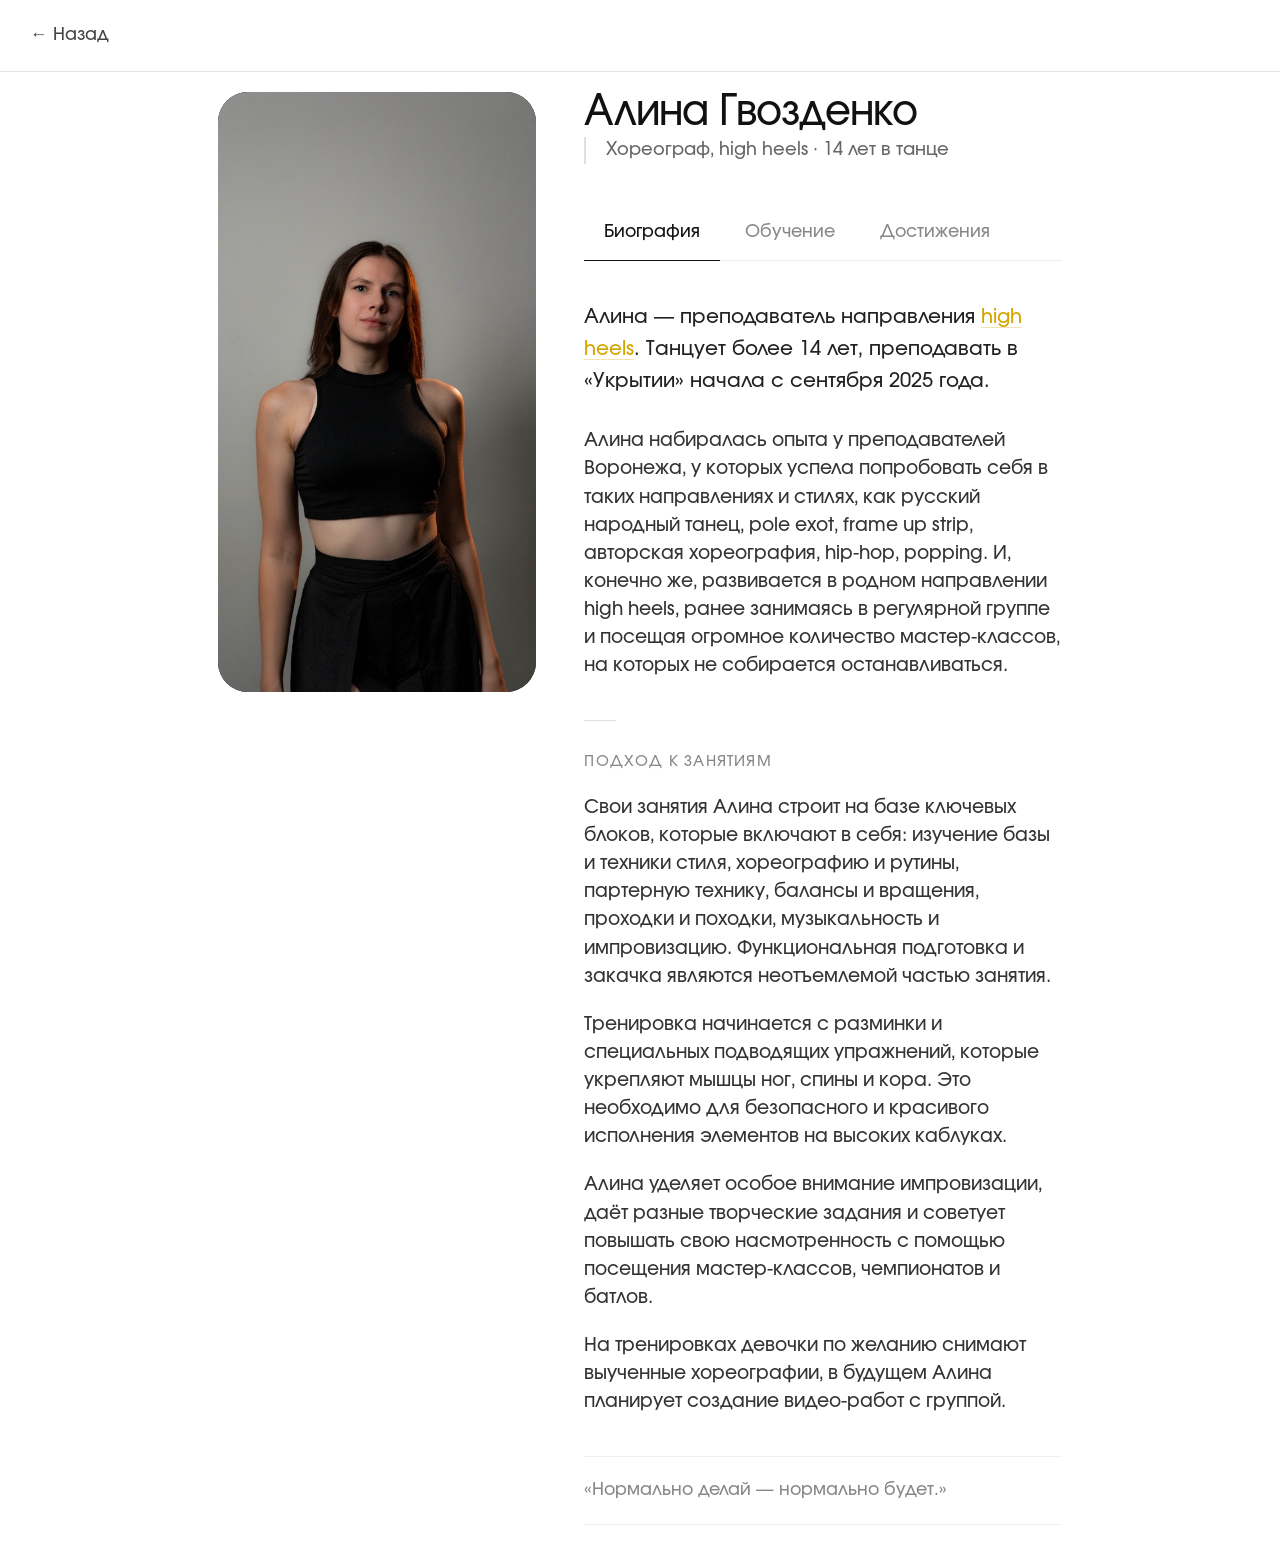
<file: teacher_5.html>
<!DOCTYPE html>
<html lang="ru">

<head>
    <meta charset="UTF-8">
    <meta name="viewport" content="width=device-width, initial-scale=1.0, viewport-fit=cover">
    <title>Алина Гвозденко — хореограф, high heels</title>
    <link rel="stylesheet" href="reset.css">
    <link rel="stylesheet" href="teachers-css.css">
</head>

<body>



    <div class="grid">
    <div class="back-bar">
        <button class="back-button" href="index.html#teachers">← Назад</button>
    </div>
    <div class="box">
        <div class="photo">
            <img src="style/teachers/Гвозденко Алина1.jpg" alt="Алина Гвозденко">
        </div>
        <div class="container">
            <h1>Алина Гвозденко</h1>
            <div class="subhead">Хореограф, high heels · 14 лет в танце</div>

            <div class="tabs">
                <button class="tab-btn active" data-tab="about">Биография</button>
                <button class="tab-btn" data-tab="experience">Обучение</button>
                <button class="tab-btn" data-tab="achievements">Достижения</button>
            </div>

            <div id="tab-about" class="tab-content active">
                <p class="lead">Алина — преподаватель направления <a href="#" class="direction-link">high heels</a>.
                    Танцует более 14 лет, преподавать в «Укрытии» начала с сентября 2025 года.</p>
                <div class="text-block">
                    <p>Алина набиралась опыта у преподавателей Воронежа, у которых успела попробовать себя в таких
                        направлениях и стилях, как русский народный танец, pole exot, frame up strip, авторская
                        хореография, hip-hop, popping. И, конечно же, развивается в родном направлении high heels, ранее
                        занимаясь в регулярной группе и посещая огромное количество мастер-классов, на которых не
                        собирается останавливаться.</p>
                </div>
                <div class="separator"></div>
                <h2>Подход к занятиям</h2>
                <div class="text-block">
                    <p>Свои занятия Алина строит на базе ключевых блоков, которые включают в себя: изучение базы и
                        техники стиля, хореографию и рутины, партерную технику, балансы и вращения, проходки и походки,
                        музыкальность и импровизацию. Функциональная подготовка и закачка являются неотъемлемой частью
                        занятия.</p>
                    <p>Тренировка начинается с разминки и специальных подводящих упражнений, которые укрепляют мышцы
                        ног, спины и кора. Это необходимо для безопасного и красивого исполнения элементов на высоких
                        каблуках.</p>
                    <p>Алина уделяет особое внимание импровизации, даёт разные творческие задания и советует повышать
                        свою насмотренность с помощью посещения мастер-классов, чемпионатов и батлов.</p>
                    <p>На тренировках девочки по желанию снимают выученные хореографии, в будущем Алина планирует
                        создание видео-работ с группой.</p>
                </div>
                <div class="quote">«Нормально делай — нормально будет.»</div>
            </div>

            <div id="tab-experience" class="tab-content">
                <h2>Лагеря и мероприятия</h2>
                <ul class="list-clean">
                    <li>frame up workshops beginners</li>
                    <li>high heels deep pro</li>
                    <li>Идеология</li>
                </ul>
                <h2 style="margin-top: 2rem;">Мастер-классы</h2>
                <div class="badge-grid">Николай Марунов (NIKO), Лиза Сергеева, Баина Басанова, Настя Юрасова, Ангелина
                    Миронова, Юлианна Кобцева, Олег Момо, Яна Дон, Ксения Горячева, Лена Платонова, Fraules, Юля
                    Мурашко, Маша Смирнова, Даша Попова, Даян, Соня Мисник, Софа Дода, Вера Осипенко, Лиза Калуга</div>
                <div class="separator"></div>
                <div class="text-block">
                    <p class="muted">Также в арсенале Алины классы по авторской хореографии, electro, hip-hop.</p>
                </div>
            </div>

            <div id="tab-achievements" class="tab-content">
                <h2>Команды</h2>
                <div class="achievement-commands">
                    <span class="command-badge">Annygma</span>
                    <span class="command-badge">с.</span>
                    <span class="command-badge">MOLOKO</span>
                </div>
                <p class="muted" style="margin-bottom: 1.5rem;">под руководством Ани Бондаревой и Татьяны Молочко</p>
                <h2>Призовые места</h2>
                <div class="achievement-item">1 место — Frame Up Dance Festival (beginners level 2, 2024) в составе
                    MOLOKO</div>
                <div class="achievement-item">1 место — База чемп (show ladies, 2025) в составе MOLOKO</div>
                <h2 style="margin-top: 1.5rem;">Чемпионаты</h2>
                <ul class="list-clean">
                    <li>fame you choreo 2024, 2025 — посещение в составе MOLOKO</li>
                </ul>
                <h2 style="margin-top: 1.5rem;">Батлы (зритель)</h2>
                <ul class="list-clean">
                    <li>Грязь 2025, 2026</li>
                </ul>
            </div>
        </div>
    </div>
    </div>

    <script src="teachers-js.js"></script>

</body>

</html>
</file>
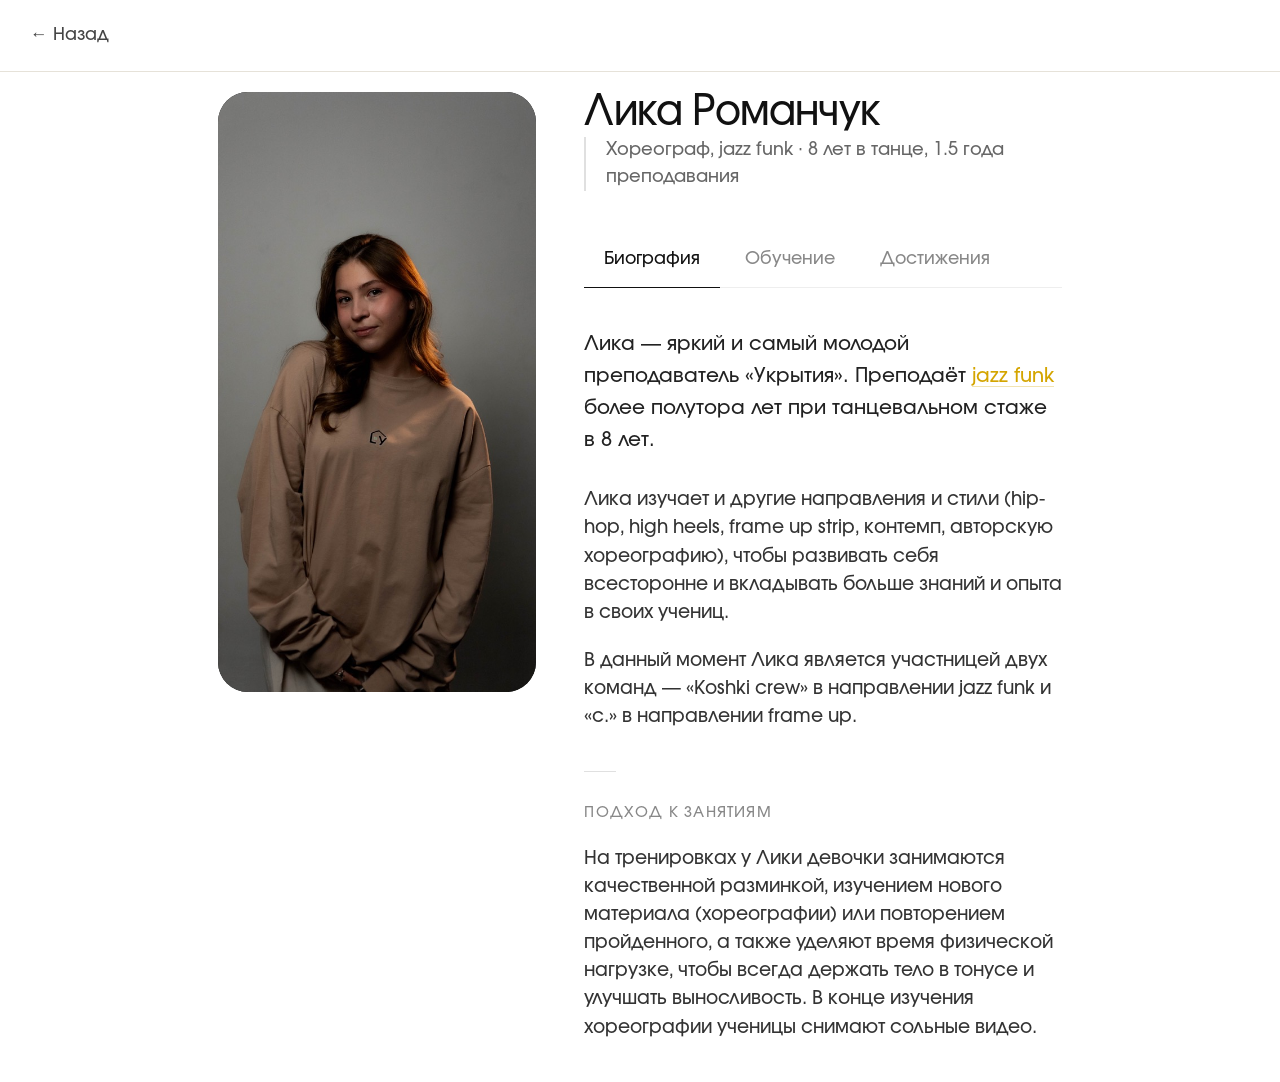
<file: teacher_6.html>
<!DOCTYPE html>
<html lang="ru">

<head>
    <meta charset="UTF-8">
    <meta name="viewport" content="width=device-width, initial-scale=1.0, viewport-fit=cover">
    <title>Лика Романчук — хореограф, jazz funk</title>
    <link rel="stylesheet" href="reset.css">
    <link rel="stylesheet" href="teachers-css.css">
</head>

<body>



    <div class="grid">
            <div class="back-bar">
        <button class="back-button" href="index.html#teachers">← Назад</button>
    </div>
    <div class="box">
        <div class="photo">
            <img src="style/teachers/Романчук Лика2.jpg" alt="Лика Романчук">
        </div>
        <div class="container">
            <h1>Лика Романчук</h1>
            <div class="subhead">Хореограф, jazz funk · 8 лет в танце, 1.5 года преподавания</div>

            <div class="tabs">
                <button class="tab-btn active" data-tab="about">Биография</button>
                <button class="tab-btn" data-tab="experience">Обучение</button>
                <button class="tab-btn" data-tab="achievements">Достижения</button>
            </div>

            <div id="tab-about" class="tab-content active">
                <p class="lead">Лика — яркий и самый молодой преподаватель «Укрытия». Преподаёт <a href="#"
                        class="direction-link">jazz funk</a> более полутора лет при танцевальном стаже в 8 лет.</p>
                <div class="text-block">
                    <p>Лика изучает и другие направления и стили (hip-hop, high heels, frame up strip, контемп,
                        авторскую хореографию), чтобы развивать себя всесторонне и вкладывать больше знаний и опыта в
                        своих учениц.</p>
                    <p>В данный момент Лика является участницей двух команд — «Koshki crew» в направлении jazz funk и
                        «с.» в направлении frame up.</p>
                </div>
                <div class="separator"></div>
                <h2>Подход к занятиям</h2>
                <div class="text-block">
                    <p>На тренировках у Лики девочки занимаются качественной разминкой, изучением нового материала
                        (хореографии) или повторением пройденного, а также уделяют время физической нагрузке, чтобы
                        всегда держать тело в тонусе и улучшать выносливость. В конце изучения хореографии ученицы
                        снимают сольные видео.</p>
                </div>
            </div>

            <div id="tab-experience" class="tab-content">
                <h2>Мастер-классы</h2>
                <div class="badge-grid">Dron</div>
            </div>

            <div id="tab-achievements" class="tab-content">
                <h2>Команды</h2>
                <div class="achievement-commands">
                    <span class="command-badge">Koshki crew</span>
                    <span class="command-badge">с.</span>
                </div>
                <h2 style="margin-top: 1.5rem;">Призовые места</h2>
                <div class="achievement-item">2 место — Dance Wave (show ladies) в составе Koshki crew</div>
                <div class="achievement-item">1 место — Movement (crew adults beginners) в составе Koshki crew</div>
                <h2 style="margin-top: 1.5rem;">Чемпионаты</h2>
                <ul class="list-clean">
                    <li>база чемп</li>
                    <li>For You Fest</li>
                    <li>Sugar Fest</li>
                </ul>
            </div>
        </div>
    </div>
    </div>

    <script src="teachers-js.js"></script>

</body>

</html>
</file>
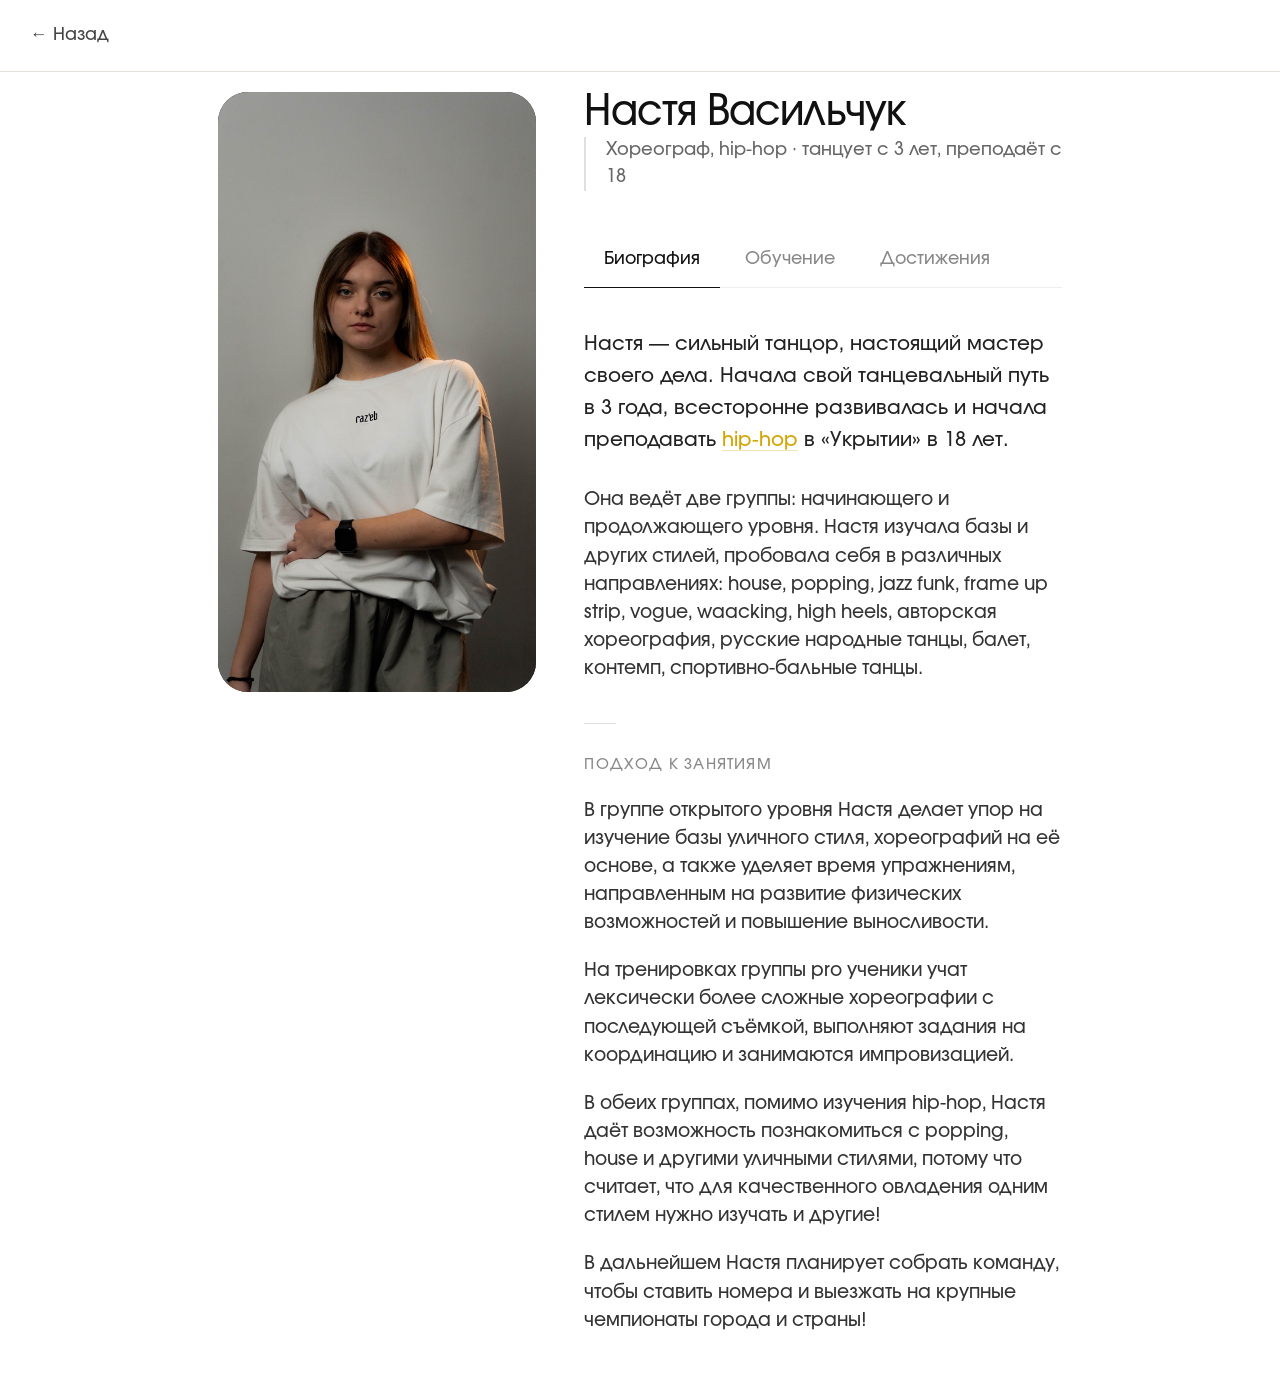
<file: Vasilchuk_teach.html>
<!DOCTYPE html>
<html lang="ru">

<head>
    <meta charset="UTF-8">
    <meta name="viewport" content="width=device-width, initial-scale=1.0, viewport-fit=cover">
    <title>Настя Васильчук — хореограф, hip-hop</title>
    <link rel="stylesheet" href="reset.css">
    <link rel="stylesheet" href="teachers-css.css">
</head>

<body>

    <div class="grid">
        <div class="back-bar">
            <button class="back-button" href="index.html#teachers">← Назад</button>
        </div>
        <div class="box">
            <div class="photo">
                <img src="style/teachers/Васильчук Настя2.jpg" alt="Настя Васильчук">
            </div>
            <div class="container">
                <h1>Настя Васильчук</h1>
                <div class="subhead">
                    Хореограф, hip-hop · танцует с 3 лет, преподаёт с 18
                </div>

                <div class="tabs">
                    <button class="tab-btn active" data-tab="about">Биография</button>
                    <button class="tab-btn" data-tab="experience">Обучение</button>
                    <button class="tab-btn" data-tab="achievements">Достижения</button>
                </div>

                <!-- ========== ВКЛАДКА 1: БИОГРАФИЯ ========== -->
                <div id="tab-about" class="tab-content active">
                    <p class="lead">
                        Настя — сильный танцор, настоящий мастер своего дела. Начала свой танцевальный путь в 3 года,
                        всесторонне развивалась и начала преподавать
                        <a href="#" class="direction-link">hip-hop</a> в «Укрытии» в 18 лет.
                    </p>

                    <div class="text-block">
                        <p>Она ведёт две группы: начинающего и продолжающего уровня. Настя изучала базы и других стилей,
                            пробовала себя в различных направлениях: house, popping, jazz funk, frame up strip, vogue,
                            waacking,
                            high heels, авторская хореография, русские народные танцы, балет, контемп, спортивно-бальные
                            танцы.
                        </p>
                    </div>

                    <div class="separator"></div>

                    <h2>Подход к занятиям</h2>
                    <div class="text-block">
                        <p>В группе открытого уровня Настя делает упор на изучение базы уличного стиля, хореографий на
                            её
                            основе, а также уделяет время упражнениям, направленным на развитие физических возможностей
                            и
                            повышение выносливости.</p>
                        <p>На тренировках группы pro ученики учат лексически более сложные хореографии с последующей
                            съёмкой,
                            выполняют задания на координацию и занимаются импровизацией.</p>
                        <p>В обеих группах, помимо изучения hip-hop, Настя даёт возможность познакомиться с popping,
                            house и
                            другими уличными стилями, потому что считает, что для качественного овладения одним стилем
                            нужно
                            изучать и другие!</p>
                        <p>В дальнейшем Настя планирует собрать команду, чтобы ставить номера и выезжать на крупные
                            чемпионаты
                            города и страны!</p>
                    </div>
                </div>

                <!-- ========== ВКЛАДКА 2: ОБУЧЕНИЕ ========== -->
                <div id="tab-experience" class="tab-content">
                    <h2>Онлайн-обучения</h2>
                    <ul class="list-clean">
                        <li>«Моя система координат» — Кирилл Цыганов</li>
                    </ul>

                    <h2 style="margin-top: 2rem;">Мастер-классы</h2>
                    <div class="badge-grid">
                        Марк Куклин
                    </div>
                </div>

                <!-- ========== ВКЛАДКА 3: ДОСТИЖЕНИЯ ========== -->
                <div id="tab-achievements" class="tab-content">
                    <h2>Команды</h2>
                    <div class="achievement-commands">
                        <span class="command-badge">Какая-то crew</span>
                        <span class="command-badge">A(FFE)CTION</span>
                        <span class="command-badge">Annygma</span>
                        <span class="command-badge">с.</span>
                    </div>
                    <p class="muted" style="margin-top: 0.5rem;">под руководством Ани Бондаревой (в Annygma с ноября
                        2025 года)
                    </p>
                </div>
            </div>
        </div>
    </div>

    <script src="teachers-js.js"></script>
</body>

</html>
</file>
<file: teachers-css.css>
/* shared-teacher.css */

/* ========== RESET & BASE ========== */
* {
    margin: 0;
    padding: 0;
    box-sizing: border-box;
}

:root {
    --white: #fff;
    --mainGrey: #e6e2d9;
    --mainOrange: #ffc965;
    --mainGreen: #b7c69f;
    --mainBlack: #323637;
}

html {
    font-size: 20px;
}


@font-face {
    font-family: 'Involve-Medium';
    src: url('style/font/Involve-Medium.otf');
    /* font-weight: 400; */
    font-style: normal;
    font-display: swap;
}


body {
    /* font-family: -apple-system, BlinkMacSystemFont, 'Segoe UI', 'Inter', 'Helvetica Neue', sans-serif; */
    font-family: 'Involve-Medium', sans-serif;
    background-color: #ffffff;
    color: #111111;
    line-height: 1.5;
    -webkit-font-smoothing: antialiased;
    animation: fadeIn 0.5s ease-in;
}

/* Анимации страницы */
@keyframes fadeIn {
    0% {
        transform: translateY(5px);
        opacity: 0;
    }

    100% {
        transform: translateY(0px);
        opacity: 1;
    }
}

.page-transition-out {
    animation: fadeOut 0.5s ease-out forwards;
}

@keyframes fadeOut {
    0% {
        opacity: 1;
    }

    100% {
        opacity: 0;
    }
}

/* ========== TYPOGRAPHY ========== */
h1 {
    font-size: 2rem;
    font-weight: 500;
    letter-spacing: -0.02em;
    margin-bottom: 0.25rem;
    line-height: 1;
}

h2 {
    font-size: 0.75rem;
    font-weight: 500;
    text-transform: uppercase;
    letter-spacing: 0.08em;
    color: #888888;
    margin-bottom: 1rem;
}

h3 {
    font-size: 1rem;
    font-weight: 500;
    margin-bottom: 0.75rem;
}

.subhead {
    font-size: 0.9rem;
    color: #666666;
    margin-bottom: 2rem;
    border-left: 2px solid #e0e0e0;
    padding-left: 1rem;
}

/* ========== LAYOUT ========== */
.back-bar {
    position: sticky;
    display: flex;
    align-items: center;
    top: 0;
    background-color: rgba(255, 255, 255, 0.85);
    backdrop-filter: blur(20px);
    border-bottom: solid 1px var(--mainGrey);
    padding: 0.75rem 1.5rem;
    z-index: 100;
    /* height: 100px; */
    height: 72px;
    margin-bottom: 20px;
}

.back-button {
    display: inline-flex;
    align-items: center;
    gap: 0.5rem;
    background: none;
    border: none;
    font-size: 0.875rem;
    /* font-size: 19px; */
    color: #444444;
    cursor: pointer;
    padding: 0.5rem 0;
    transition: color 0.2s;
    font-weight: 450;
}

.back-button:hover {
    color: #000000;
}

.grid {
    position: absolute;
    background-color: var(--mainBgWhite);

    left: 50%;
    transform: translateX(-50%);
    width: 100vw;
    max-width: 1920px;
}

.box {
    display: flex;
    gap: 48px;
    /* max-width: 1920px; */
    padding-left: 17vw;
    padding-right: 17vw;
}

.photo {
    /* position: sticky; */
    position: relative;
    overflow: hidden;
    /* display: flex; */
    /* align-items: center; */
    /* top: 72px; */
    /* margin-top: 150px; */
    /* top: 92px; */
    flex: 2;
    height: 600px;
    border-radius: 30px;

    background-color: #111111;
    /* height: calc(100vh - 72px); */
}

.photo img {
    position: absolute;

    /* background-color: #cccccc; */
    /* height: 600px; */
    height: 100%;
    width: 100%;
    object-position: 50% 40%;
    object-fit: cover;
}

.container {
    flex: 3;
}

/* ========== TABS (минималистичные) ========== */
.tabs {
    display: flex;
    gap: 0.25rem;
    margin: 2rem 0 2rem;
    border-bottom: 1px solid #eeeeee;
    padding-bottom: 0;
}

.tab-btn {
    background: none;
    border: none;
    padding: 0.75rem 1rem;
    font-size: 0.875rem;
    font-weight: 450;
    color: #888888;
    cursor: pointer;
    transition: all 0.2s;
    position: relative;
}

.tab-btn.active {
    color: #111111;
}

.tab-btn.active::after {
    content: '';
    position: absolute;
    bottom: -1px;
    left: 0;
    right: 0;
    height: 1px;
    background: #111111;
}

.tab-btn:hover:not(.active) {
    color: #444444;
}

/* ========== TAB CONTENT ========== */
.tab-content {
    display: none;
}

.tab-content.active {
    display: block;
    animation: fadeInContent 0.25s ease;
}

@keyframes fadeInContent {
    from {
        opacity: 0;
        transform: translateY(4px);
    }

    to {
        opacity: 1;
        transform: translateY(0);
    }
}

/* ========== TYPOGRAPHY & TEXT ========== */
.lead {
    font-size: 1rem;
    line-height: 1.6;
    color: #222222;
    margin-bottom: 1.5rem;
}

.text-block {
    margin-bottom: 2rem;
}

.text-block p {
    font-size: 0.9375rem;
    color: #333333;
    margin-bottom: 1rem;
}

/* Стили для списков */
.list-clean {
    list-style: none;
    padding: 0;
}

.list-clean li {
    font-size: 0.875rem;
    color: #444444;
    padding: 0.5rem 0;
    border-bottom: 1px solid #f5f5f5;
    position: relative;
    padding-left: 1rem;
}

.list-clean li::before {
    content: '—';
    position: absolute;
    left: 0;
    color: #cccccc;
}

/* Бейджи */
.badge-grid {
    display: flex;
    flex-wrap: wrap;
    gap: 0.5rem 0.75rem;
    margin: 1rem 0 1.5rem;
}

.badge {
    font-size: 0.75rem;
    color: #666666;
    letter-spacing: -0.01em;
}

.badge:not(:last-child)::after {
    content: '·';
    margin-left: 0.75rem;
    color: #dddddd;
}

/* Цитата */
.quote {
    font-size: 0.875rem;
    font-style: normal;
    color: #888888;
    padding: 1rem 0;
    margin: 1.5rem 0;
    border-top: 1px solid #f0f0f0;
    border-bottom: 1px solid #f0f0f0;
}

/* Достижения */
.achievement-item {
    font-size: 0.875rem;
    color: #333333;
    padding: 0.5rem 0;
    border-bottom: 1px solid #f5f5f5;
}

.team-group {
    margin-bottom: 2rem;
}

.team-name {
    font-size: 0.9rem;
    font-weight: 500;
    margin: 1.25rem 0 0.75rem;
    color: #111111;
}

.team-name:first-of-type {
    margin-top: 0;
}

/* Разделитель */
.separator {
    width: 32px;
    height: 1px;
    background: #e0e0e0;
    margin: 1.5rem 0;
}

/* Специальные стили */
.direction-link {
    color: #d4a500;
    text-decoration: none;
    border-bottom: 1px solid rgba(212, 165, 0, 0.3);
    transition: border-color 0.2s, color 0.2s;
}

.direction-link:hover {
    color: #b89000;
    border-bottom-color: rgba(184, 144, 0, 0.5);
}

.achievement-commands {
    display: flex;
    flex-wrap: wrap;
    gap: 0.5rem;
    margin: 1rem 0;
}

.command-badge {
    font-size: 0.8rem;
    color: #333333;
    background: #f5f5f5;
    padding: 0.25rem 0.75rem;
    border-radius: 20px;
}

.muted {
    font-size: 0.8125rem;
    color: #888888;
}

/* ========== MOBILE ========== */
@media (max-width: 600px) {
    .box {
        flex-direction: column;
        padding-left: 0;
        padding-right: 0;
        gap: 0;
    }

    .photo {
        position: relative;
        top: 0;
        height: auto;
        padding: 1rem;
    }

    .photo img {
        height: 300px;
    }

    .container {
        padding: 0 1.25rem 3rem;
    }

    h1 {
        font-size: 1.5rem;
    }

    .back-bar {
        padding: 0.5rem 1rem;
        height: 60px;
    }

    .tabs {
        margin: 1.5rem 0 1rem;
    }

    .tab-btn {
        padding: 0.6rem 0.75rem;
        font-size: 0.8125rem;
    }

    .badge {
        font-size: 0.7rem;
    }
}
</file>
